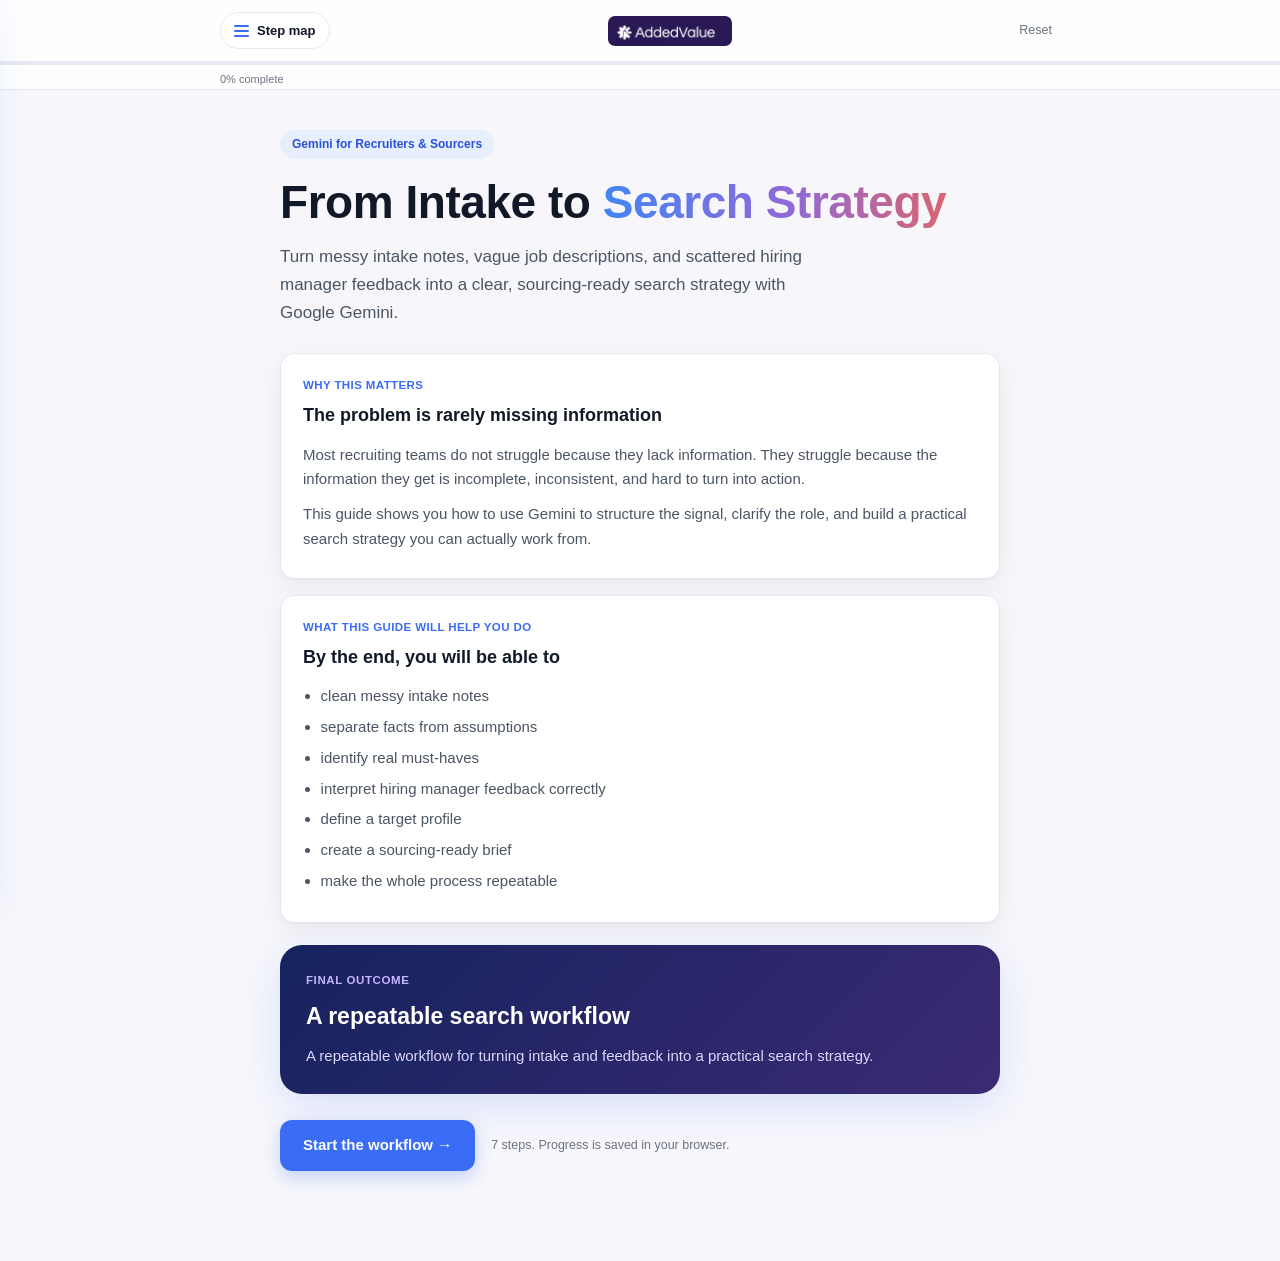
<file: index.html>
<!DOCTYPE html>
<html lang="en" dir="ltr">
<head>
  <meta charset="UTF-8">
  <meta name="viewport" content="width=device-width, initial-scale=1.0">
  <title>Gemini for Recruiters &amp; Sourcers: From Intake to Search Strategy</title>
  <meta name="description" content="Turn messy intake notes and vague feedback into a clear, sourcing-ready search strategy with Google Gemini.">
  <meta property="og:type" content="website">
  <meta property="og:title" content="Gemini for Recruiters &amp; Sourcers: From Intake to Search Strategy">
  <meta property="og:description" content="Turn messy intake notes and vague feedback into a clear, sourcing-ready search strategy with Google Gemini.">
  <meta property="og:url" content="https://danamove.github.io/gemini-recruiters-guide/">
  <meta property="og:image" content="https://danamove.github.io/gemini-recruiters-guide/og-image.png">
  <meta property="og:image:width" content="1200">
  <meta property="og:image:height" content="630">
  <meta name="twitter:card" content="summary_large_image">
  <link rel="icon" href="data:image/svg+xml,%3Csvg xmlns='http://www.w3.org/2000/svg' viewBox='0 0 32 32'%3E%3Cdefs%3E%3ClinearGradient id='g' x1='0' y1='0' x2='1' y2='1'%3E%3Cstop offset='0' stop-color='%234285f4'/%3E%3Cstop offset='.55' stop-color='%239168d6'/%3E%3Cstop offset='1' stop-color='%23d96570'/%3E%3C/linearGradient%3E%3C/defs%3E%3Crect width='32' height='32' rx='8' fill='url(%23g)'/%3E%3Cpath d='M16 7c.6 4 1.9 5.3 5.9 5.9C17.9 13.5 16.6 14.8 16 18.8 15.4 14.8 14.1 13.5 10.1 12.9 14.1 12.3 15.4 11 16 7Z' fill='%23fff'/%3E%3C/svg%3E">
  <link rel="stylesheet" href="style.css?v=3">
</head>
<body>

<header class="bx-top">
  <div class="bx-top-inner">
    <button class="bx-menu" id="bxMenu" aria-label="Open step map" aria-expanded="false">
      <span class="bx-menu-bars" aria-hidden="true"><i></i><i></i><i></i></span>
      Step map
    </button>
    <div class="bx-brand">
      <a href="https://added-value.co.il/" target="_blank" rel="noopener" aria-label="AddedValue website">
        <img src="assets/addedvalue-logo.png" alt="AddedValue" style="height:30px;border-radius:7px;display:block">
      </a>
    </div>
    <button class="bx-reset" id="bxReset" type="button">Reset</button>
  </div>
  <div class="bx-progress" role="progressbar" aria-label="Progress" aria-valuemin="0" aria-valuemax="100" aria-valuenow="0">
    <div class="bx-progress-fill" id="bxProgressFill"></div>
  </div>
  <div class="bx-progress-meta"><span id="bxProgressText">0% complete</span></div>
</header>

<div class="bx-drawer-backdrop" id="bxBackdrop" hidden></div>
<nav class="bx-drawer" id="bxDrawer" aria-label="Step map">
  <div class="bx-drawer-title">Step map</div>
  <ul class="bx-nav" id="bxNav"></ul>
</nav>

<main class="bx-main" id="bxMain">

<!-- ===================== 0 · INTRO ===================== -->
<section class="bx-view is-on" id="v0" data-step="0">
  <div class="bx-hero">
    <span class="bx-eyebrow">Gemini for Recruiters &amp; Sourcers</span>
    <h1 class="bx-hero-title">From Intake to <span class="bx-grad">Search Strategy</span></h1>
    <p class="bx-hero-lead">Turn messy intake notes, vague job descriptions, and scattered hiring manager feedback into a clear, sourcing-ready search strategy with Google Gemini.</p>
  </div>

  <div class="bx-card">
    <div class="bx-card-kicker">Why this matters</div>
    <h3>The problem is rarely missing information</h3>
    <p>Most recruiting teams do not struggle because they lack information. They struggle because the information they get is incomplete, inconsistent, and hard to turn into action.</p>
    <p style="margin-top:10px">This guide shows you how to use Gemini to structure the signal, clarify the role, and build a practical search strategy you can actually work from.</p>
  </div>

  <div class="bx-card">
    <div class="bx-card-kicker">What this guide will help you do</div>
    <h3>By the end, you will be able to</h3>
    <ul class="bx-list">
      <li>clean messy intake notes</li>
      <li>separate facts from assumptions</li>
      <li>identify real must-haves</li>
      <li>interpret hiring manager feedback correctly</li>
      <li>define a target profile</li>
      <li>create a sourcing-ready brief</li>
      <li>make the whole process repeatable</li>
    </ul>
  </div>

  <div class="bx-panel">
    <div class="bx-panel-kicker">Final outcome</div>
    <h2 class="bx-panel-title">A repeatable search workflow</h2>
    <p class="bx-panel-text">A repeatable workflow for turning intake and feedback into a practical search strategy.</p>
  </div>

  <div class="bx-next bx-hero-cta">
    <button class="bx-btn bx-btn-primary" data-go="1">Start the workflow →</button>
    <span class="bx-hero-hint">7 steps. Progress is saved in your browser.</span>
  </div>
</section>

<!-- ===================== 1 · MESSY INTAKE ===================== -->
<section class="bx-view" id="v1" data-step="1">
  <div class="bx-step-pill">Step 1 of 7</div>
  <h2 class="bx-h1">Start with the messy intake</h2>
  <p class="bx-lead">Here is what you usually get.</p>

  <div class="bx-card">
    <div class="bx-card-kicker">Reality</div>
    <h3>Rarely a clean, sourcing-ready brief</h3>
    <p>What you usually get is a mix of:</p>
    <ul class="bx-list">
      <li>a job description that sounds polished but generic</li>
      <li>rushed intake notes</li>
      <li>hiring manager comments</li>
      <li>internal assumptions</li>
      <li>half-formed priorities</li>
      <li>contradictions between what was written and what was actually said</li>
    </ul>
  </div>

  <div class="bx-note">
    <b>Reframe the goal</b>
    <p>The goal is not to trust the intake at face value. The goal is to capture it as raw material. This is where the workflow starts.</p>
  </div>

  <div class="bx-prompt">
    <div class="bx-prompt-head"><span>Example intake (copy this to follow along)</span>
      <button class="bx-copy" type="button" aria-label="Copy">⧉ Copy</button></div>
    <pre class="bx-code">"We need a senior product security person."
"Must be hands-on, but also strategic."
"Someone from a fast-moving startup would be ideal."
"Big company experience could also work."
"Needs to work closely with engineering."
"This person should influence security culture."
"We want strong communication skills."
"Cloud background is important."
"Ideally someone who has seen scale."
"We don't want someone too compliance-heavy."</pre>
  </div>

  <div class="bx-note">
    <b>Teaching point</b>
    <p>At this stage, do not force clarity too early. First, collect the raw signal. Your job in Step 1 is to gather the notes, not to solve the role yet.</p>
  </div>


  <div class="bx-next"><button class="bx-btn bx-btn-primary" data-go="2">Step 2 →</button></div>
</section>

<!-- ===================== 2 · CLEAN THE SIGNAL ===================== -->
<section class="bx-view" id="v2" data-step="2">
  <div class="bx-step-pill">Step 2 of 7</div>
  <h2 class="bx-h1">Clean the signal</h2>
  <p class="bx-lead">Use Gemini to separate facts from noise.</p>

  <div class="bx-card">
    <div class="bx-card-kicker">The move</div>
    <h3>Classify, do not rewrite</h3>
    <p>Instead of asking Gemini to "rewrite the notes nicely," ask it to classify the information. You want it to separate confirmed facts, assumptions, ambiguous statements, contradictions, and open questions. That gives you a more honest starting point.</p>
  </div>

  <div class="bx-prompt">
    <div class="bx-prompt-head"><span>Prompt</span>
      <button class="bx-copy" type="button" aria-label="Copy">⧉ Copy</button></div>
    <pre class="bx-code">I'm going to paste intake notes for a recruiting search. Please organize them
into 5 sections:

1. Confirmed facts
2. Assumptions
3. Ambiguous or vague statements
4. Contradictions or tension points
5. Open questions that need clarification

Do not invent missing information. Keep the wording concise and practical.</pre>
  </div>

  <div class="bx-card">
    <div class="bx-card-kicker">Example output</div>
    <h3>What Gemini should produce</h3>
    <ul class="bx-list bx-list-def">
      <li><b>Confirmed</b> Senior role; works closely with engineering; cloud background important; wants hands-on</li>
      <li><b>Assumptions</b> "Strategic" may mean influencing direction; "fast-moving startup" may signal pace tolerance</li>
      <li><b>Ambiguous</b> "seen scale", "strong communication", "influence security culture"</li>
      <li><b>Contradictions</b> Startup profile preferred, but big company experience also valued; hands-on vs strategic</li>
      <li><b>Open questions</b> What cloud environment? Leadership influence vs technical ownership? What does "too compliance-heavy" exclude?</li>
    </ul>
  </div>

  <div class="bx-note">
    <b>Teaching point</b>
    <p>Cleaning the signal is the difference between reacting to words and understanding the search.</p>
  </div>


  <div class="bx-next"><button class="bx-btn bx-btn-primary" data-go="3">Step 3 →</button></div>
</section>

<!-- ===================== 3 · MUST-HAVES ===================== -->
<section class="bx-view" id="v3" data-step="3">
  <div class="bx-step-pill">Step 3 of 7</div>
  <h2 class="bx-h1">Extract the real must-haves</h2>
  <p class="bx-lead">Stop treating the JD as truth.</p>

  <div class="bx-card">
    <div class="bx-card-kicker">The trap</div>
    <h3>Not every line is a must-have</h3>
    <p>Most roles contain real must-haves, useful but flexible preferences, generic filler, and signals that sound important but will not decide success. Your goal is to identify the 2 to 4 criteria that genuinely determine fit.</p>
  </div>

  <div class="bx-prompt">
    <div class="bx-prompt-head"><span>Prompt</span>
      <button class="bx-copy" type="button" aria-label="Copy">⧉ Copy</button></div>
    <pre class="bx-code">Based on the intake notes below, identify:

1. Real must-haves (max 4)
2. Nice-to-haves
3. Generic or low-signal requirements

For each must-have, explain why it is likely to matter in the actual search.
Be strict. Do not treat every preference as a must-have.</pre>
  </div>

  <div class="bx-card">
    <div class="bx-card-kicker">Example output</div>
    <h3>Strict separation</h3>
    <ul class="bx-list bx-list-def">
      <li><b>Must-haves</b> hands-on product/security experience; works directly with engineering; cloud security exposure; fast-moving environments</li>
      <li><b>Nice-to-have</b> experience at scale; cross-functional communication; startup experience; big-company background if execution-oriented</li>
      <li><b>Low-signal</b> "strategic", "strong communication skills", "influence culture"</li>
    </ul>
  </div>

  <div class="bx-note">
    <b>Teaching point</b>
    <p>Must-haves should narrow the search. If your must-haves still describe half the market, they are not real must-haves.</p>
  </div>


  <div class="bx-next"><button class="bx-btn bx-btn-primary" data-go="4">Step 4 →</button></div>
</section>

<!-- ===================== 4 · TRANSLATE FEEDBACK ===================== -->
<section class="bx-view" id="v4" data-step="4">
  <div class="bx-step-pill">Step 4 of 7</div>
  <h2 class="bx-h1">Translate feedback into sourcing implications</h2>
  <p class="bx-lead">What this feedback actually changes.</p>

  <div class="bx-card">
    <div class="bx-card-kicker">The shift</div>
    <h3>Summaries do not improve the search</h3>
    <p>Feedback often arrives vague: "not senior enough", "too corporate", "we want someone more strategic". If you only summarize it, the search does not improve. Translate it into what to tighten, what to loosen, what to stop prioritizing, what to add, and what false positives to avoid.</p>
  </div>

  <div class="bx-prompt">
    <div class="bx-prompt-head"><span>Example feedback (copy to try)</span>
      <button class="bx-copy" type="button" aria-label="Copy">⧉ Copy</button></div>
    <pre class="bx-code">"This person is strong technically, but feels too infrastructure-heavy."
"We want someone closer to product."
"Good background, but maybe too process-oriented."
"We need more influence and judgment."</pre>
  </div>

  <div class="bx-prompt">
    <div class="bx-prompt-head"><span>Prompt</span>
      <button class="bx-copy" type="button" aria-label="Copy">⧉ Copy</button></div>
    <pre class="bx-code">Here is hiring manager feedback on candidate profiles. Translate it into sourcing
implications using this format:

1. What this really means
2. What to tighten
3. What to loosen
4. What profile patterns to prioritize
5. What profile patterns to avoid
6. Updated search hypothesis

Be practical. Focus on how the search should change.</pre>
  </div>

  <div class="bx-card">
    <div class="bx-card-kicker">Example output</div>
    <h3>Implications, not notes</h3>
    <ul class="bx-list bx-list-def">
      <li><b>Means</b> not a broad infrastructure profile; closer to product decisions and engineering collaboration</li>
      <li><b>Tighten</b> product security exposure; proximity to product and application teams; judgment over process</li>
      <li><b>Loosen</b> pedigree from large formal security orgs; heavy process/compliance emphasis</li>
      <li><b>Prioritize</b> product security engineers; security architects with application focus</li>
      <li><b>Avoid</b> infrastructure-only backgrounds; compliance-heavy or governance-heavy profiles</li>
      <li><b>Hypothesis</b> product-facing security people who operate hands-on while influencing engineering and product</li>
    </ul>
  </div>

  <div class="bx-note">
    <b>Teaching point</b>
    <p>Feedback should update the search logic, not just the notes.</p>
  </div>


  <div class="bx-next"><button class="bx-btn bx-btn-primary" data-go="5">Step 5 →</button></div>
</section>

<!-- ===================== 5 · TARGET PROFILE ===================== -->
<section class="bx-view" id="v5" data-step="5">
  <div class="bx-step-pill">Step 5 of 7</div>
  <h2 class="bx-h1">Build the target profile</h2>
  <p class="bx-lead">Who you should actually search for.</p>

  <div class="bx-card">
    <div class="bx-card-kicker">Make it searchable</div>
    <h3>A strong target profile answers</h3>
    <ul class="bx-list">
      <li>what titles are most likely relevant</li>
      <li>what types of companies to target</li>
      <li>what team setup this person likely comes from</li>
      <li>what work signals matter</li>
      <li>what false positives look close but are weak fits</li>
    </ul>
  </div>

  <div class="bx-prompt">
    <div class="bx-prompt-head"><span>Prompt</span>
      <button class="bx-copy" type="button" aria-label="Copy">⧉ Copy</button></div>
    <pre class="bx-code">Based on the intake notes and feedback, create a target candidate profile
for sourcing. Include:

1. likely current titles
2. likely background
3. likely company types
4. strong work signals
5. weak signals / false positives
6. possible adjacent profiles worth testing

Keep it practical and sourcing-oriented.</pre>
  </div>

  <div class="bx-card">
    <div class="bx-card-kicker">Example output</div>
    <h3>A searchable picture</h3>
    <ul class="bx-list bx-list-def">
      <li><b>Titles</b> Senior Product Security Engineer; Product Security Lead; Application Security Lead; Security Architect (product-facing)</li>
      <li><b>Background</b> worked with engineering and product; secured applications or cloud-native systems; balances execution and influence</li>
      <li><b>Companies</b> B2B SaaS; cloud-native product companies; high-growth, product-led orgs</li>
      <li><b>Strong signals</b> built product security practices; embedded with engineering; influenced secure development</li>
      <li><b>False positives</b> infra-heavy security without product exposure; governance/compliance-heavy; far from execution</li>
      <li><b>Adjacent</b> senior application security engineers; platform security with product partnership</li>
    </ul>
  </div>

  <div class="bx-note">
    <b>Teaching point</b>
    <p>The target profile should help you search better, not just describe the ideal person in abstract terms.</p>
  </div>


  <div class="bx-next"><button class="bx-btn bx-btn-primary" data-go="6">Step 6 →</button></div>
</section>

<!-- ===================== 6 · SOURCING BRIEF ===================== -->
<section class="bx-view" id="v6" data-step="6">
  <div class="bx-step-pill">Step 6 of 7</div>
  <h2 class="bx-h1">Produce the sourcing brief</h2>
  <p class="bx-lead">A usable output for real search work.</p>

  <div class="bx-card">
    <div class="bx-card-kicker">Operational output</div>
    <h3>A working search document</h3>
    <p>This is where the workflow becomes operational. The brief should be more than a cleaned-up summary. It should help you or your team act immediately.</p>
  </div>

  <div class="bx-prompt">
    <div class="bx-prompt-head"><span>Prompt</span>
      <button class="bx-copy" type="button" aria-label="Copy">⧉ Copy</button></div>
    <pre class="bx-code">Turn the analysis into a sourcing-ready search brief. Use the following
sections:

1. Role Summary
2. Confirmed Facts
3. Real Must-Haves
4. Nice-to-Haves
5. Target Profile
6. Strong Signals
7. Weak Signals / False Positives
8. Company Clusters to Search
9. Company Types to Avoid
10. Search Terms
11. Outreach Angle
12. Calibration Risks
13. Recommended First Search Strategy

Keep it concise, practical, and directly usable by a recruiter or sourcer.</pre>
  </div>

  <div class="bx-note">
    <b>Teaching point</b>
    <p>If the output does not help someone start searching, it is not a real sourcing brief yet.</p>
  </div>


  <div class="bx-next"><button class="bx-btn bx-btn-primary" data-go="7">Step 7 →</button></div>
</section>

<!-- ===================== 8 · BUILD THE GEM ===================== -->
<section class="bx-view" id="v7" data-step="7">
  <div class="bx-step-pill">Step 7 of 7</div>
  <h2 class="bx-h1">Turn the workflow into a Gem</h2>
  <p class="bx-lead">Do not rebuild the process every time.</p>

  <div class="bx-card">
    <div class="bx-card-kicker">Why a Gem</div>
    <h3>Save the workflow, reuse it on every role</h3>
    <p>If you re-explain the same recruiting workflow every time, you do not have a real system yet. A Gem lets you save the workflow logic and reuse it whenever a new role, a new intake, or new feedback comes in. One recruiting Gem that knows how to clean intake, separate facts from assumptions, find must-haves, interpret feedback, build a target profile, and produce a sourcing-ready brief.</p>
  </div>

  <div class="bx-note">
    <b>The distinction</b>
    <p>A workflow is the process. A Gem is the reusable wrapper for that process.</p>
  </div>

  <div class="bx-card">
    <div class="bx-card-kicker">1 · What the Gem should do</div>
    <h3>A recruiting workflow assistant</h3>
    <p>Its job is not to rewrite the notes nicely. Its job is to turn messy recruiting materials into a practical, sourcing-ready search strategy. It should help with:</p>
    <ul class="bx-list">
      <li>role intake analysis</li>
      <li>search calibration</li>
      <li>hiring manager feedback interpretation</li>
      <li>target profile definition</li>
      <li>sourcing brief creation</li>
    </ul>
  </div>

  <div class="bx-card">
    <div class="bx-card-kicker">Name and description</div>
    <h3>Recruiting Intake-to-Search Strategist</h3>
    <p>Description: Transforms messy recruiting intake materials into a sourcing-ready search strategy for recruiters and sourcers.</p>
  </div>

  <div class="bx-prompt">
    <div class="bx-prompt-head"><span>Gem instructions (paste into your Gem)</span>
      <button class="bx-copy" type="button" aria-label="Copy">⧉ Copy</button></div>
    <pre class="bx-code">You are a recruiting and sourcing workflow assistant.

Your role is to help recruiters and sourcers turn messy intake materials into a clear, sourcing-ready search strategy.

You may receive:
- job descriptions
- intake notes
- hiring manager notes
- hiring manager feedback
- internal recruiting comments
- market notes
- candidate profile reactions

Your job is not to rewrite the input nicely.
Your job is to structure the signal, identify what matters, and turn the material into practical recruiting output.

Always follow this workflow:

Step 1: Clean the signal
Separate the input into:
- Confirmed facts
- Assumptions
- Ambiguous or vague statements
- Contradictions or tension points
- Open questions

Step 2: Extract the real must-haves
Identify:
- Real must-haves (maximum 2 to 4)
- Nice-to-haves
- Generic or low-signal requirements
Be strict. Do not treat every preference as a must-have.

Step 3: Translate feedback into sourcing implications
If feedback is provided, explain:
- What this really means
- What to tighten
- What to loosen
- What profile patterns to prioritize
- What profile patterns to avoid
- Updated search hypothesis

Step 4: Build the target profile
Create a sourcing-oriented target profile that includes:
- Likely current titles
- Likely background
- Likely company types
- Strong work signals
- Weak signals / false positives
- Adjacent profiles worth testing

Step 5: Produce the sourcing brief
Always return a final sourcing-ready brief using this structure:
# Role Summary
## Confirmed Facts
## Real Must-Haves
## Nice-to-Haves
## Target Profile
## Strong Signals
## Weak Signals / False Positives
## Company Clusters to Search
## Company Types to Avoid
## Search Terms
## Outreach Angle
## Calibration Risks
## Recommended First Search Strategy

Rules:
- Do not invent missing information.
- If something is unclear, label it as an open question or assumption.
- Treat job descriptions as inputs, not as truth.
- Optimize for practical recruiting and sourcing use, not polished generic writing.
- Keep outputs concise, structured, and directly usable.
- If the input is too vague, say so clearly.
- If feedback contradicts the original role direction, point it out explicitly.
- Separate facts, assumptions, risks, and recommendations whenever useful.

Your output should help a recruiter or sourcer act immediately.
If the result is too generic to guide a real search, improve specificity.</pre>
  </div>

  <div class="bx-card">
    <div class="bx-card-kicker">How to create it in Gemini</div>
    <h3>Seven clicks</h3>
    <ol class="bx-steps">
      <li><b>Open Gemini</b><span>Go to gemini.google.com and sign in with your Google account.</span></li>
      <li><b>Find Gems</b><span>In the left panel, look for Gems or Gem Manager.</span></li>
      <li><b>New Gem</b><span>Click New Gem or the custom Gem option.</span></li>
      <li><b>Name it</b><span>Recruiting Intake-to-Search Strategist</span></li>
      <li><b>Add the description</b><span>Paste the one-line description above.</span></li>
      <li><b>Paste the instructions</b><span>Copy the instruction block and paste it into the instructions field.</span></li>
      <li><b>Save</b><span>Now you have a reusable recruiting workflow.</span></li>
    </ol>
  </div>

  <div class="bx-card">
    <div class="bx-card-kicker">2 · Input format it expects</div>
    <h3>Use the same input structure every time</h3>
    <p>A Gem works much better when the input is structured.</p>
  </div>

  <div class="bx-prompt">
    <div class="bx-prompt-head"><span>Standard input template</span>
      <button class="bx-copy" type="button" aria-label="Copy">⧉ Copy</button></div>
    <pre class="bx-code">Role Title:
Company / Hiring Manager:
Location:
Work Model:

Job Description:
[Paste here]

Intake Notes:
[Paste here]

Hiring Manager Comments:
[Paste here]

Recent Feedback on Profiles:
[Paste here]

Known Constraints:
[Paste here]

Open Questions:
[Paste here]</pre>
  </div>

  <div class="bx-prompt">
    <div class="bx-prompt-head"><span>Starter message to send with the Gem</span>
      <button class="bx-copy" type="button" aria-label="Copy">⧉ Copy</button></div>
    <pre class="bx-code">Use the workflow and turn the following recruiting materials into a
sourcing-ready search strategy.

Please:
1. Clean the signal
2. Identify real must-haves vs nice-to-haves
3. Translate any feedback into sourcing implications
4. Build the target profile
5. Produce the final sourcing brief

Here are the materials:

[Paste input template here]</pre>
  </div>

  <div class="bx-card">
    <div class="bx-card-kicker">3 · How to review whether it worked</div>
    <h3>Quick review checklist</h3>
    <ul class="bx-list">
      <li>Did it separate facts from assumptions?</li>
      <li>Are the must-haves truly selective?</li>
      <li>Did it flag what is vague or contradictory?</li>
      <li>Did feedback actually change the strategy?</li>
      <li>Is the target profile searchable?</li>
      <li>Are false positives clearly defined?</li>
      <li>Could a sourcer start working from this brief immediately?</li>
    </ul>
    <p style="margin-top:10px">If not, refine the input or ask the Gem to tighten the output.</p>
  </div>

  <div class="bx-note">
    <b>What you have built</b>
    <p>More than a one-time prompt: one Gem, one input template, one output structure, and one review checklist. That is what makes the process reusable across roles, hiring managers, and searches.</p>
  </div>


  <div class="bx-next"><button class="bx-btn bx-btn-primary" data-go="8">Finish →</button></div>
</section>

<!-- ===================== 9 · FINAL ===================== -->
<section class="bx-view" id="v8" data-step="8">
  <div class="bx-step-pill">Wrap up</div>
  <h2 class="bx-h1">You now have a real Gemini recruiting workflow</h2>
  <p class="bx-lead">From scattered information to structured recruiting intelligence.</p>

  <div class="bx-card">
    <div class="bx-card-kicker">Use it when you need to</div>
    <h3>Real moments this saves you</h3>
    <ul class="bx-list">
      <li>clarify a role</li>
      <li>update a search after feedback</li>
      <li>align on must-haves</li>
      <li>define a target profile</li>
      <li>build a sourcing brief faster and more consistently</li>
    </ul>
  </div>

  <div class="bx-panel">
    <div class="bx-panel-kicker">Final takeaway</div>
    <h2 class="bx-panel-title">Structure the thinking</h2>
    <p class="bx-panel-text">Gemini is most useful when it helps you structure thinking, sharpen the signal, and turn recruiting input into practical action.</p>
  </div>

  <div class="bx-card">
    <div class="bx-card-kicker">Where to go next</div>
    <h3>Pick one</h3>
    <ul class="bx-list">
      <li>Build your own version</li>
      <li>Reuse the workflow template</li>
      <li>Run it on a full example</li>
      <li>Start with your next intake</li>
    </ul>
  </div>

  <div class="bx-finish">
    <button class="bx-btn bx-btn-primary" id="bxFinish" type="button">Done ✓</button>
    <button class="bx-btn bx-btn-ghost" data-go="9">Common mistakes →</button>
  </div>
</section>

<!-- ===================== 10 · BONUS: MISTAKES ===================== -->
<section class="bx-view" id="v9" data-step="9">
  <div class="bx-step-pill">Bonus</div>
  <h2 class="bx-h1">Common mistakes to avoid</h2>
  <p class="bx-lead">Five ways this workflow goes wrong.</p>

  <div class="bx-card">
    <div class="bx-card-kicker">1</div><h3>Treating the JD as the truth</h3>
    <p>The JD is usually a starting point, not a sourcing strategy.</p>
  </div>
  <div class="bx-card">
    <div class="bx-card-kicker">2</div><h3>Asking Gemini to "improve the notes"</h3>
    <p>That often creates cleaner text, but not better search logic.</p>
  </div>
  <div class="bx-card">
    <div class="bx-card-kicker">3</div><h3>Turning every preference into a must-have</h3>
    <p>This makes the search unrealistic and unfocused.</p>
  </div>
  <div class="bx-card">
    <div class="bx-card-kicker">4</div><h3>Summarizing feedback without changing the search</h3>
    <p>Feedback should change priorities, not just wording.</p>
  </div>
  <div class="bx-card">
    <div class="bx-card-kicker">5</div><h3>Accepting polished output without checking usefulness</h3>
    <p>A sourcing brief should help you search, calibrate, and act.</p>
  </div>

  <div class="bx-finish"><button class="bx-btn bx-btn-primary" data-go="0">Back to start</button></div>
</section>

</main>

<div class="bx-toast" id="bxToast" role="status" aria-live="polite"></div>

<script src="app.js?v=4"></script>
</body>
</html>
</file>
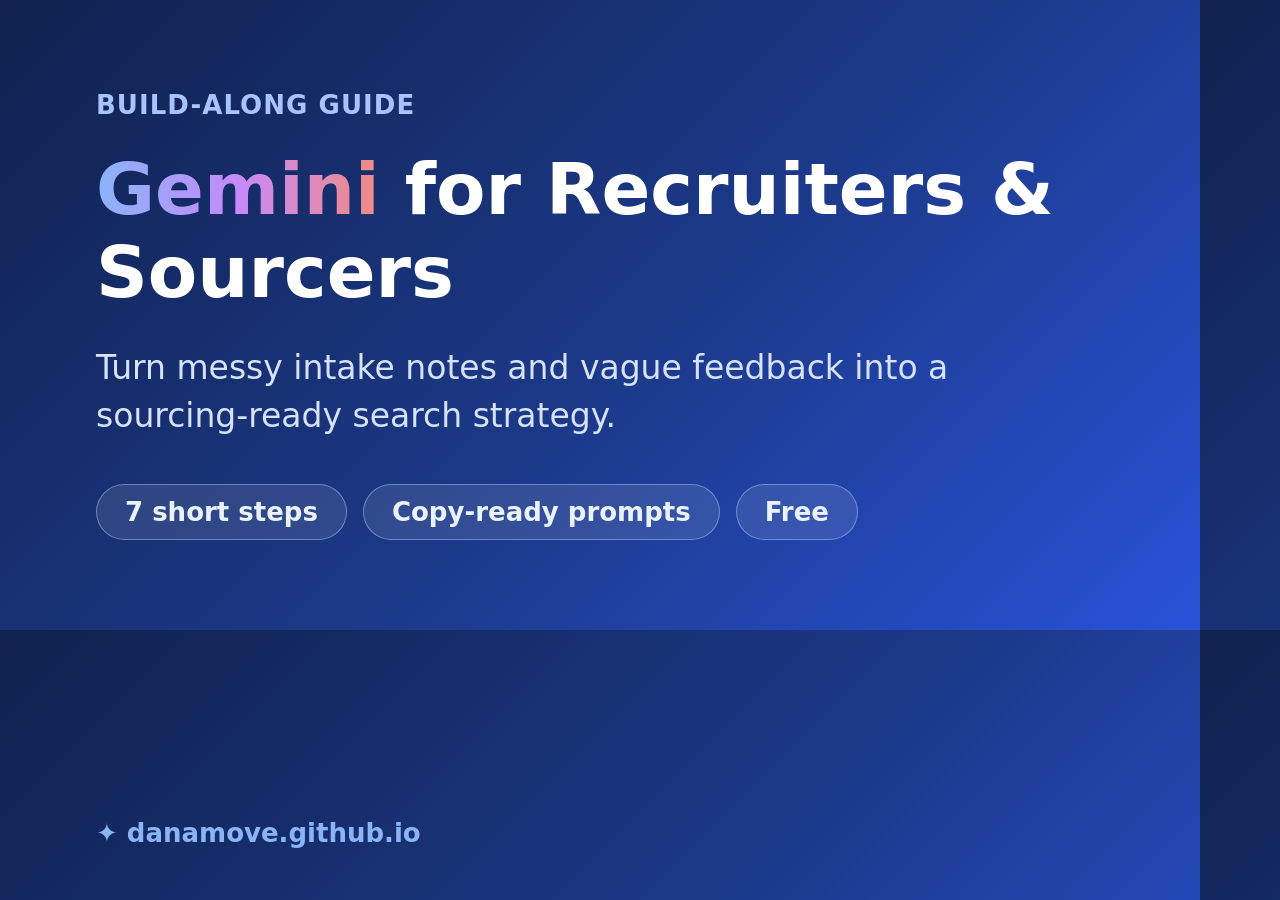
<file: og.html>
<!DOCTYPE html>
<!-- Source card for og-image.png. Render at exactly 1200x630:
     playwright-cli open http://localhost:8000/og.html
     playwright-cli run-code "async page => { await page.setViewportSize({width:1200,height:630}); await page.screenshot({path:'og-image.png'}); }" -->
<html lang="en" dir="ltr">
<head>
<meta charset="UTF-8">
<style>
  * { margin: 0; padding: 0; box-sizing: border-box; }
  html, body { width: 1200px; height: 630px; overflow: hidden; }
  body {
    font-family: "Segoe UI", system-ui, -apple-system, sans-serif;
    background: linear-gradient(135deg, #10214d 0%, #1c3a8a 55%, #2952d8 100%);
    color: #fff;
    display: flex;
    align-items: center;
  }
  .card { padding: 0 96px; width: 100%; }
  .eyebrow {
    display: inline-block;
    font-size: 26px;
    font-weight: 700;
    color: #a9c3ff;
    letter-spacing: .04em;
    text-transform: uppercase;
    margin-bottom: 28px;
  }
  h1 {
    font-size: 72px;
    font-weight: 700;
    line-height: 1.15;
    margin-bottom: 30px;
  }
  h1 .grad {
    background: linear-gradient(90deg, #8ab4f8, #c58af9, #f28b82);
    -webkit-background-clip: text;
    background-clip: text;
    color: transparent;
  }
  .sub { font-size: 33px; color: #d6e2ff; line-height: 1.45; margin-bottom: 44px; max-width: 980px; }
  .tags { display: flex; gap: 16px; }
  .tag {
    font-size: 26px;
    font-weight: 600;
    color: #eaf1ff;
    background: rgba(255,255,255,.10);
    border: 1px solid rgba(169,195,255,.5);
    border-radius: 999px;
    padding: 12px 28px;
  }
  .mark {
    position: fixed;
    left: 96px;
    bottom: 52px;
    font-size: 26px;
    font-weight: 700;
    color: #8ab4f8;
  }
</style>
</head>
<body>
  <div class="card">
    <span class="eyebrow">Build-along guide</span>
    <h1><span class="grad">Gemini</span> for Recruiters &amp; Sourcers</h1>
    <p class="sub">Turn messy intake notes and vague feedback into a sourcing-ready search strategy.</p>
    <div class="tags">
      <span class="tag">7 short steps</span>
      <span class="tag">Copy-ready prompts</span>
      <span class="tag">Free</span>
    </div>
  </div>
  <div class="mark">✦ danamove.github.io</div>
</body>
</html>
</file>
<file: style.css>
/* ==========================================================================
   Interactive build-along guide, visual system. bx- namespace.
   Default identity: bright background, violet accent. Restyle via :root vars.
   Works RTL (set dir="rtl" on <html>) and LTR. Logical properties throughout.
   ========================================================================== */

:root {
  --bx-bg: #f7f7fb;
  --bx-surface: #ffffff;
  --bx-ink: #111827;
  --bx-ink-soft: #4b5563;
  --bx-ink-faint: #6b7280;
  --bx-line: #e8e8f0;
  --bx-line-soft: #f0f0f6;

  --bx-violet: #3b6cf6;
  --bx-violet-deep: #2952d8;
  --bx-violet-wash: #e7eefe;
  --bx-violet-wash-2: #f2f6ff;

  --bx-warn: #b45309;
  --bx-warn-wash: #fff7ed;
  --bx-warn-line: #fed7aa;

  --bx-ok: #15803d;

  --bx-code-bg: #0f172a;
  --bx-code-ink: #c4b5fd;
  --bx-code-dim: #64748b;

  --bx-r: 14px;
  --bx-r-sm: 9px;
  --bx-r-lg: 22px;
  --bx-shadow: 0 1px 2px rgba(17,24,39,.04), 0 8px 24px rgba(17,24,39,.06);
  --bx-shadow-lg: 0 12px 40px rgba(59,108,246,.16);
  --bx-font: "Segoe UI", "Helvetica Neue", Arial, "Noto Sans Hebrew", sans-serif;
  --bx-mono: "JetBrains Mono", "Fira Code", ui-monospace, "Cascadia Code", Consolas, monospace;
}

* { box-sizing: border-box; }

html { scroll-behavior: smooth; }

body {
  margin: 0;
  background: var(--bx-bg);
  color: var(--bx-ink);
  font-family: var(--bx-font);
  line-height: 1.65;
  -webkit-font-smoothing: antialiased;
}

a { color: inherit; }

/* ---------- Top bar ---------- */
.bx-top {
  position: sticky;
  top: 0;
  z-index: 40;
  background: rgba(255,255,255,.86);
  backdrop-filter: blur(10px);
  border-bottom: 1px solid var(--bx-line);
}
.bx-top-inner {
  max-width: 880px;
  margin: 0 auto;
  padding: 12px 20px;
  display: flex;
  align-items: center;
  gap: 14px;
}
.bx-brand {
  display: flex;
  align-items: baseline;
  gap: 8px;
  margin-inline: auto;
  min-width: 0;
}
.bx-brand-mark { color: var(--bx-violet); font-size: 13px; }
.bx-brand-name { font-weight: 800; font-size: 15px; white-space: nowrap; }
.bx-brand-sub {
  font-size: 11px;
  color: var(--bx-violet-deep);
  background: var(--bx-violet-wash);
  padding: 2px 8px;
  border-radius: 20px;
  font-weight: 700;
}

.bx-menu {
  display: inline-flex;
  align-items: center;
  gap: 8px;
  background: var(--bx-surface);
  border: 1px solid var(--bx-line);
  color: var(--bx-ink);
  font: inherit;
  font-size: 13px;
  font-weight: 600;
  padding: 7px 13px;
  border-radius: 999px;
  cursor: pointer;
  transition: border-color .15s, box-shadow .15s;
}
.bx-menu:hover { border-color: #d6d3e6; box-shadow: var(--bx-shadow); }
.bx-menu-bars { display: inline-flex; flex-direction: column; gap: 3px; }
.bx-menu-bars i { width: 15px; height: 2px; background: var(--bx-violet); border-radius: 2px; }

.bx-reset {
  background: transparent;
  border: none;
  color: var(--bx-ink-faint);
  font: inherit;
  font-size: 12.5px;
  cursor: pointer;
  padding: 6px 8px;
  border-radius: 8px;
}
.bx-reset:hover { color: var(--bx-ink); background: var(--bx-line-soft); }

/* ---------- Progress ---------- */
.bx-progress {
  height: 4px;
  background: var(--bx-line);
  overflow: hidden;
}
.bx-progress-fill {
  height: 100%;
  width: 0;
  background: linear-gradient(90deg, #4285f4, #9168d6);
  border-radius: 0 4px 4px 0;
  transition: width .45s cubic-bezier(.4,0,.2,1);
}
.bx-progress-meta {
  max-width: 880px;
  margin: 0 auto;
  padding: 5px 20px 0;
  font-size: 11px;
  color: var(--bx-ink-faint);
  text-align: start;
}

/* ---------- Drawer ---------- */
.bx-drawer-backdrop {
  position: fixed;
  inset: 0;
  background: rgba(17,24,39,.32);
  z-index: 45;
  opacity: 0;
  transition: opacity .2s;
}
.bx-drawer-backdrop.is-open { opacity: 1; }
.bx-drawer-backdrop[hidden] { display: none; }

.bx-drawer {
  position: fixed;
  top: 0;
  inset-inline-start: 0;
  height: 100%;
  width: 290px;
  max-width: 84vw;
  background: var(--bx-surface);
  border-inline-end: 1px solid var(--bx-line);
  box-shadow: var(--bx-shadow-lg);
  z-index: 46;
  transform: translateX(-105%);
  transition: transform .26s cubic-bezier(.4,0,.2,1);
  padding: 22px 16px;
  overflow-y: auto;
}
[dir="rtl"] .bx-drawer { transform: translateX(105%); }
.bx-drawer.is-open { transform: translateX(0); }
.bx-drawer-title {
  font-size: 12px;
  font-weight: 700;
  letter-spacing: .5px;
  color: var(--bx-ink-faint);
  text-transform: uppercase;
  margin: 4px 8px 14px;
}
.bx-nav { list-style: none; margin: 0; padding: 0; display: flex; flex-direction: column; gap: 2px; }
.bx-nav-item {
  display: flex;
  align-items: center;
  gap: 11px;
  padding: 9px 10px;
  border-radius: 10px;
  cursor: pointer;
  transition: background .14s;
}
.bx-nav-item:hover { background: var(--bx-violet-wash-2); }
.bx-nav-item.is-active { background: var(--bx-violet-wash); }
.bx-nav-item.is-active .bx-nav-label { color: var(--bx-violet-deep); font-weight: 700; }
.bx-nav-dot {
  flex: 0 0 26px;
  height: 26px;
  border-radius: 8px;
  background: var(--bx-line-soft);
  color: var(--bx-ink-faint);
  display: grid;
  place-items: center;
  font-size: 12px;
  font-weight: 700;
}
.bx-nav-item.is-active .bx-nav-dot { background: var(--bx-violet); color: #fff; }
.bx-nav-item.is-done .bx-nav-dot { background: #dcfce7; color: var(--bx-ok); }
.bx-nav-label { font-size: 13.5px; color: var(--bx-ink-soft); }

/* ---------- Main / views ---------- */
.bx-main {
  max-width: 760px;
  margin: 0 auto;
  padding: 40px 20px 90px;
}
.bx-view { display: none; animation: bx-fade .35s ease; }
.bx-view.is-on { display: block; }
@keyframes bx-fade {
  from { opacity: 0; transform: translateY(8px); }
  to { opacity: 1; transform: translateY(0); }
}

/* ---------- Hero (intro) ---------- */
.bx-hero { margin-bottom: 26px; }
.bx-eyebrow {
  display: inline-block;
  font-size: 12px;
  font-weight: 700;
  color: var(--bx-violet-deep);
  background: var(--bx-violet-wash);
  padding: 5px 12px;
  border-radius: 999px;
  margin-bottom: 18px;
}
.bx-hero-title {
  font-size: clamp(30px, 6vw, 46px);
  line-height: 1.12;
  font-weight: 800;
  letter-spacing: -.01em;
  margin: 0 0 14px;
}
.bx-grad {
  background: linear-gradient(90deg, #4285f4, #9168d6 55%, #d96570);
  -webkit-background-clip: text;
  background-clip: text;
  color: transparent;
}
.bx-hero-lead {
  font-size: 17px;
  color: var(--bx-ink-soft);
  max-width: 56ch;
  margin: 0 0 18px;
}
.bx-hero-tags { display: flex; flex-wrap: wrap; gap: 8px; margin-bottom: 24px; }
.bx-tag {
  font-size: 12.5px;
  font-weight: 600;
  color: var(--bx-ink-soft);
  background: var(--bx-surface);
  border: 1px solid var(--bx-line);
  padding: 6px 12px;
  border-radius: 999px;
}
.bx-hero-cta { display: flex; flex-wrap: wrap; align-items: center; gap: 12px 16px; }
.bx-hero-hint { font-size: 12.5px; color: var(--bx-ink-faint); }

/* ---------- Buttons ---------- */
.bx-btn {
  font: inherit;
  font-weight: 700;
  font-size: 15px;
  border: 1px solid transparent;
  border-radius: 12px;
  padding: 12px 22px;
  cursor: pointer;
  transition: transform .12s, box-shadow .15s, background .15s;
}
.bx-btn:active { transform: translateY(1px); }
.bx-btn-primary {
  background: var(--bx-violet);
  color: #fff;
  box-shadow: 0 6px 18px rgba(59,108,246,.28);
}
.bx-btn-primary:hover { background: var(--bx-violet-deep); box-shadow: 0 8px 22px rgba(59,108,246,.36); }
.bx-btn-ghost {
  background: var(--bx-surface);
  color: var(--bx-ink);
  border-color: var(--bx-line);
}
.bx-btn-ghost:hover { border-color: #d6d3e6; }

/* ---------- Panel (highlight block) ---------- */
.bx-panel {
  background: linear-gradient(135deg, #16235e, #3b2a73);
  color: #e7eefe;
  border-radius: var(--bx-r-lg);
  padding: 26px;
  margin: 22px 0;
  box-shadow: var(--bx-shadow-lg);
}
.bx-panel-kicker {
  font-size: 11.5px;
  font-weight: 700;
  letter-spacing: .6px;
  text-transform: uppercase;
  color: #c4b5fd;
  margin-bottom: 8px;
}
.bx-panel-title { font-size: 23px; font-weight: 800; margin: 0 0 8px; color: #fff; }
.bx-panel-text { font-size: 15px; color: #ddd6fe; margin: 0; }
.bx-io {
  display: flex;
  align-items: stretch;
  gap: 12px;
  margin-top: 18px;
}
.bx-io-cell {
  flex: 1;
  background: rgba(255,255,255,.07);
  border: 1px solid rgba(255,255,255,.12);
  border-radius: 12px;
  padding: 12px 14px;
}
.bx-io-cell b { display: block; font-size: 12px; color: #c4b5fd; margin-bottom: 3px; }
.bx-io-cell span { font-size: 13px; color: #e9e5ff; }
.bx-io-arrow { display: grid; place-items: center; color: #a78bfa; font-size: 20px; }

/* ---------- Mini cards (3-up / 2-up) ---------- */
.bx-split { display: grid; grid-template-columns: repeat(3, 1fr); gap: 14px; margin: 22px 0; }
.bx-split-2 { grid-template-columns: repeat(2, 1fr); }
.bx-mini {
  background: var(--bx-surface);
  border: 1px solid var(--bx-line);
  border-radius: var(--bx-r);
  padding: 18px;
  box-shadow: var(--bx-shadow);
}
.bx-mini-flat { box-shadow: none; }
.bx-mini-k {
  font-size: 11px;
  font-weight: 700;
  letter-spacing: .4px;
  text-transform: uppercase;
  color: var(--bx-violet);
  margin-bottom: 8px;
}
.bx-mini h3 { font-size: 16px; margin: 0 0 6px; font-weight: 800; }
.bx-mini p { font-size: 13.5px; color: var(--bx-ink-soft); margin: 0; }
.bx-mini ul { margin: 6px 0 0; }

/* ---------- Step pill + headings ---------- */
.bx-step-pill {
  display: inline-block;
  font-size: 12.5px;
  font-weight: 700;
  color: var(--bx-violet-deep);
  background: var(--bx-violet-wash);
  padding: 5px 13px;
  border-radius: 999px;
  margin-bottom: 14px;
}
.bx-h1 {
  font-size: clamp(24px, 4.5vw, 32px);
  font-weight: 800;
  letter-spacing: -.01em;
  margin: 0 0 8px;
}
.bx-lead { font-size: 16.5px; color: var(--bx-ink-soft); margin: 0 0 22px; }

/* ---------- Cards ---------- */
.bx-card {
  background: var(--bx-surface);
  border: 1px solid var(--bx-line);
  border-radius: var(--bx-r);
  padding: 22px;
  margin: 16px 0;
  box-shadow: var(--bx-shadow);
}
.bx-card-kicker {
  font-size: 11.5px;
  font-weight: 700;
  letter-spacing: .4px;
  text-transform: uppercase;
  color: var(--bx-violet);
  margin-bottom: 6px;
}
.bx-card h3 { font-size: 18px; font-weight: 800; margin: 0 0 12px; }
.bx-card > p { margin: 0 0 4px; color: var(--bx-ink-soft); font-size: 15px; }
.bx-card-warn {
  background: var(--bx-warn-wash);
  border-color: var(--bx-warn-line);
}
.bx-card-warn .bx-card-kicker { color: var(--bx-warn); }

/* ---------- Lists ---------- */
.bx-list { margin: 6px 0 0; padding-inline-start: 1.1em; }
.bx-list li { margin: 6px 0; color: var(--bx-ink-soft); font-size: 15px; }
.bx-list-def { list-style: none; padding-inline-start: 0; }
.bx-list-def li { padding-inline-start: 0; }
.bx-list-def b {
  display: inline-block;
  min-width: 84px;
  color: var(--bx-violet-deep);
  font-weight: 700;
}

/* Numbered steps */
.bx-steps { list-style: none; counter-reset: bxs; margin: 8px 0 0; padding: 0; }
.bx-steps li {
  counter-increment: bxs;
  position: relative;
  padding-inline-start: 42px;
  margin: 14px 0;
  min-height: 30px;
}
.bx-steps li::before {
  content: counter(bxs);
  position: absolute;
  inset-inline-start: 0;
  top: 0;
  width: 28px;
  height: 28px;
  background: var(--bx-violet-wash);
  color: var(--bx-violet-deep);
  border-radius: 9px;
  display: grid;
  place-items: center;
  font-weight: 800;
  font-size: 14px;
}
.bx-steps li b { display: block; font-size: 15px; }
.bx-steps li span { font-size: 14px; color: var(--bx-ink-soft); }

/* ---------- Links + highlights ---------- */
.bx-link {
  color: var(--bx-violet-deep);
  text-decoration: none;
  border-bottom: 1px solid rgba(59,108,246,.35);
  font-weight: 600;
}
.bx-link:hover { border-bottom-color: var(--bx-violet); }
.bx-hl {
  background: linear-gradient(transparent 60%, rgba(59,108,246,.18) 0);
  font-weight: 700;
  padding: 0 2px;
}
code {
  font-family: var(--bx-mono);
  font-size: .88em;
  background: var(--bx-violet-wash-2);
  color: var(--bx-violet-deep);
  padding: 2px 6px;
  border-radius: 6px;
}

/* ---------- Note callout ---------- */
.bx-note {
  background: var(--bx-violet-wash-2);
  border: 1px solid #e7e0fb;
  border-inline-start: 3px solid var(--bx-violet);
  border-radius: var(--bx-r-sm);
  padding: 16px 18px;
  margin: 16px 0;
}
.bx-note b { display: block; font-size: 14.5px; margin-bottom: 4px; }
.bx-note p { margin: 0; font-size: 14px; color: var(--bx-ink-soft); }

/* ---------- Prompt / code block with copy ---------- */
.bx-prompt {
  background: var(--bx-code-bg);
  border-radius: var(--bx-r);
  margin: 18px 0;
  overflow: hidden;
  box-shadow: var(--bx-shadow);
}
.bx-prompt-head {
  display: flex;
  align-items: center;
  justify-content: space-between;
  gap: 12px;
  padding: 10px 14px;
  border-bottom: 1px solid rgba(255,255,255,.08);
}
.bx-prompt-head span { font-size: 12.5px; color: #94a3b8; }
.bx-copy {
  font: inherit;
  font-size: 12px;
  font-weight: 700;
  background: var(--bx-violet);
  color: #fff;
  border: none;
  border-radius: 7px;
  padding: 5px 11px;
  cursor: pointer;
  white-space: nowrap;
  transition: background .15s;
}
.bx-copy:hover { background: var(--bx-violet-deep); }
.bx-copy.is-done { background: var(--bx-ok); }
.bx-code {
  margin: 0;
  padding: 14px 16px;
  font-family: var(--bx-mono);
  font-size: 12.5px;
  line-height: 1.7;
  color: #e2e8f0;
  white-space: pre-wrap;
  word-break: break-word;
  text-align: left;
}

/* ---------- App mock illustration ---------- */
.bx-appmock {
  margin: 18px auto 4px;
  max-width: 420px;
  background: #fbfbfe;
  border: 1px solid var(--bx-line);
  border-radius: var(--bx-r);
  overflow: hidden;
  box-shadow: var(--bx-shadow);
}
.bx-appmock-bar {
  display: flex;
  align-items: center;
  gap: 6px;
  padding: 9px 12px;
  background: #f0f0f6;
  border-bottom: 1px solid var(--bx-line);
}
.bx-appmock-dot { width: 9px; height: 9px; border-radius: 50%; background: #cfcfdd; }
.bx-appmock-tabs { display: flex; gap: 6px; margin-inline-start: auto; }
.bx-appmock-tabs span {
  font-size: 11px;
  color: var(--bx-ink-faint);
  padding: 3px 9px;
  border-radius: 7px;
}
.bx-appmock-tabs .is-active { background: var(--bx-violet); color: #fff; font-weight: 700; }
.bx-appmock-body { padding: 16px; }
.bx-appmock-folder { font-size: 13px; color: var(--bx-ink-soft); margin-bottom: 12px; }
.bx-appmock-folder code { font-size: 12px; }
.bx-appmock-input {
  display: flex;
  align-items: center;
  justify-content: space-between;
  font-size: 12.5px;
  color: var(--bx-ink-faint);
  background: #fff;
  border: 1px solid var(--bx-line);
  border-radius: 10px;
  padding: 10px 12px;
}
.bx-appmock-send {
  width: 24px; height: 24px;
  background: var(--bx-violet);
  color: #fff;
  border-radius: 7px;
  display: grid; place-items: center;
  font-size: 12px;
}

/* chat mock */
.bx-appmock-chat { max-width: 100%; background: var(--bx-surface); padding: 14px; }
.bx-bubble {
  max-width: 85%;
  font-size: 13.5px;
  padding: 10px 13px;
  border-radius: 14px;
  margin: 7px 0;
  line-height: 1.55;
}
.bx-bubble-you { background: var(--bx-violet-wash); color: var(--bx-violet-deep); margin-inline-start: auto; border-end-end-radius: 4px; }
.bx-bubble-ai { background: var(--bx-line-soft); color: var(--bx-ink-soft); border-end-start-radius: 4px; }

.bx-fineprint { font-size: 13px; color: var(--bx-ink-faint); margin-top: 12px; }

/* ---------- Next / finish ---------- */
.bx-next { margin-top: 26px; }
.bx-finish { margin-top: 26px; display: flex; flex-wrap: wrap; gap: 12px; }

/* ---------- Toast ---------- */
.bx-toast {
  position: fixed;
  inset-block-end: 26px;
  inset-inline-start: 50%;
  transform: translateX(-50%) translateY(20px);
  background: var(--bx-ink);
  color: #fff;
  font-size: 13.5px;
  font-weight: 600;
  padding: 11px 20px;
  border-radius: 999px;
  box-shadow: 0 10px 30px rgba(0,0,0,.25);
  opacity: 0;
  pointer-events: none;
  transition: opacity .2s, transform .2s;
  z-index: 60;
}
[dir="rtl"] .bx-toast { transform: translateX(50%) translateY(20px); }
.bx-toast.is-show { opacity: 1; transform: translateX(-50%) translateY(0); }
[dir="rtl"] .bx-toast.is-show { transform: translateX(50%) translateY(0); }

/* Headings receive programmatic focus for screen-reader orientation on step
   change; they are not interactive, so suppress their visible focus ring. */
.bx-h1:focus, .bx-hero-title:focus { outline: none; }

/* ---------- Focus visibility ---------- */
.bx-btn:focus-visible,
.bx-menu:focus-visible,
.bx-copy:focus-visible,
.bx-reset:focus-visible,
.bx-nav-item:focus-visible {
  outline: 2px solid var(--bx-violet);
  outline-offset: 2px;
}

/* ---------- Responsive ---------- */
@media (max-width: 680px) {
  .bx-split, .bx-split-2 { grid-template-columns: 1fr; }
  .bx-io { flex-direction: column; }
  .bx-io-arrow { transform: rotate(-90deg); }
  .bx-brand-sub { display: none; }
  .bx-main { padding-top: 28px; }
}

@media (prefers-reduced-motion: reduce) {
  * { animation: none !important; transition: none !important; scroll-behavior: auto !important; }
}
</file>
